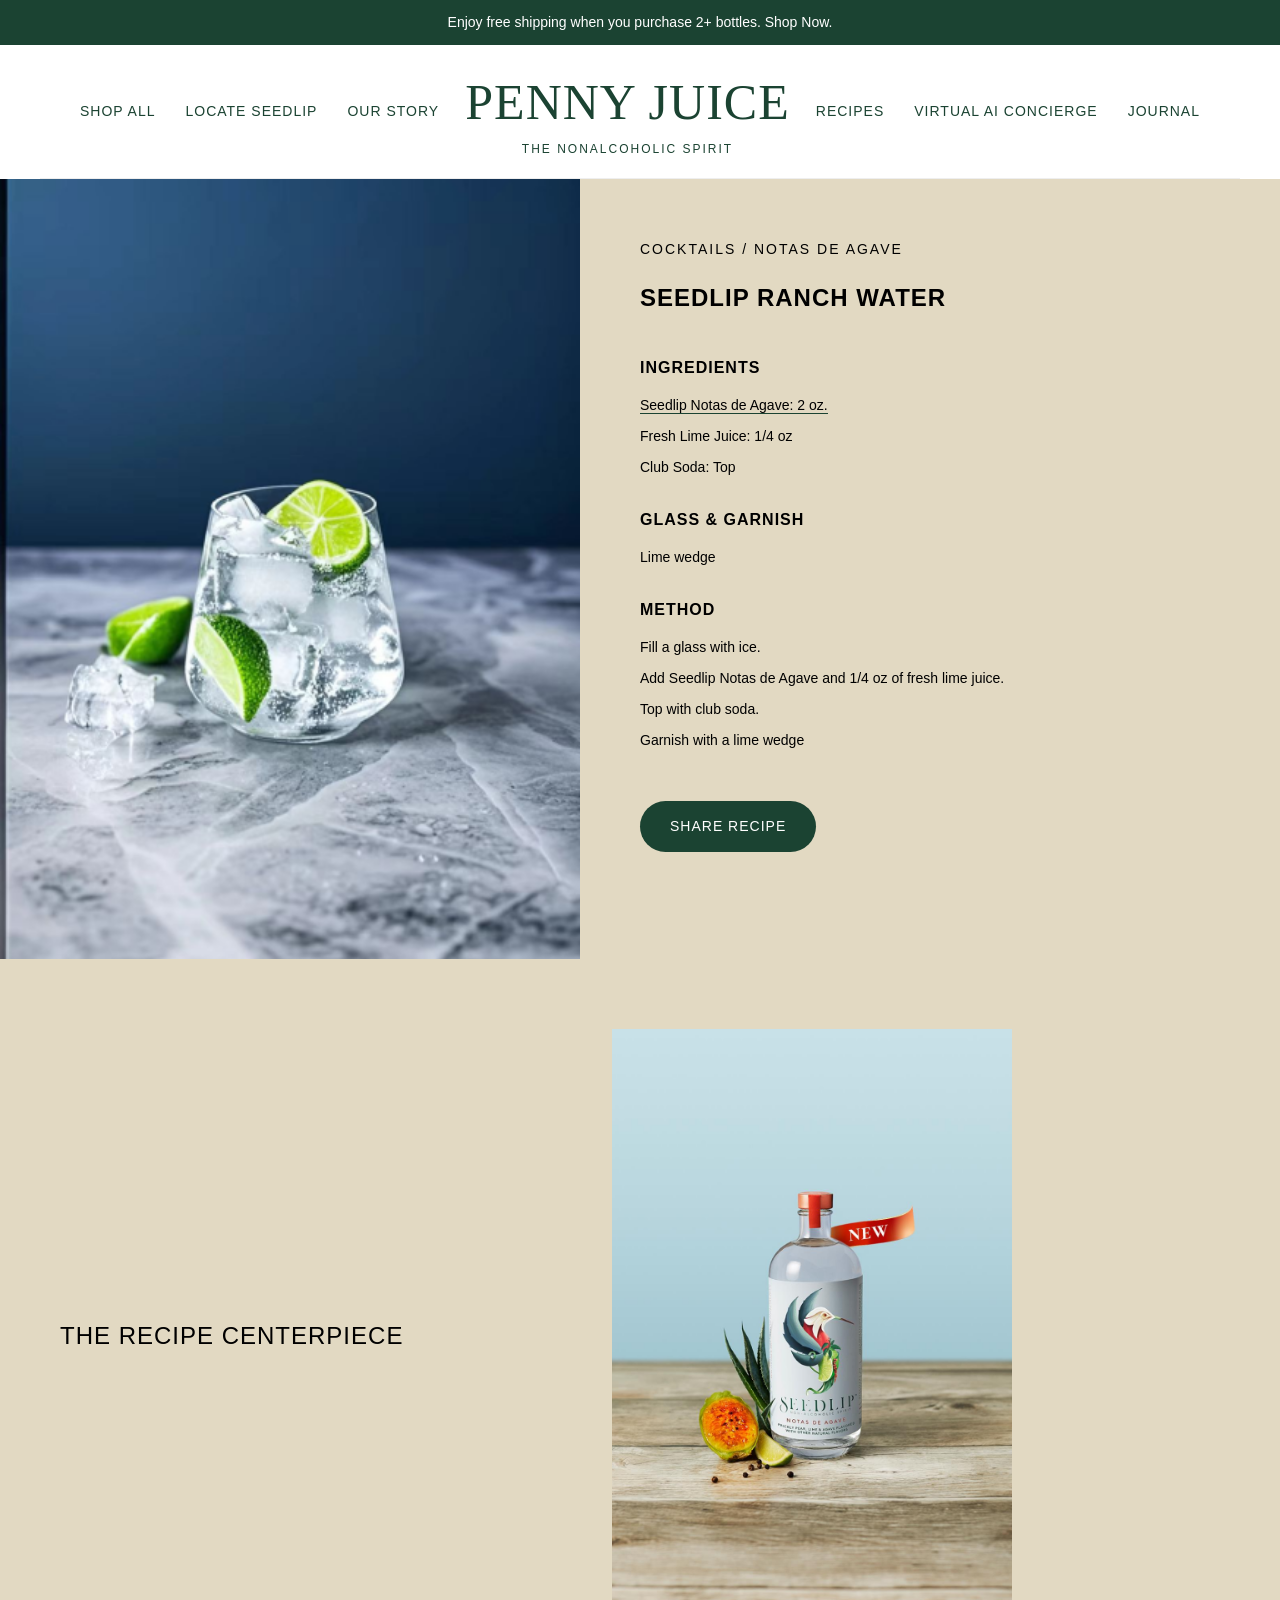
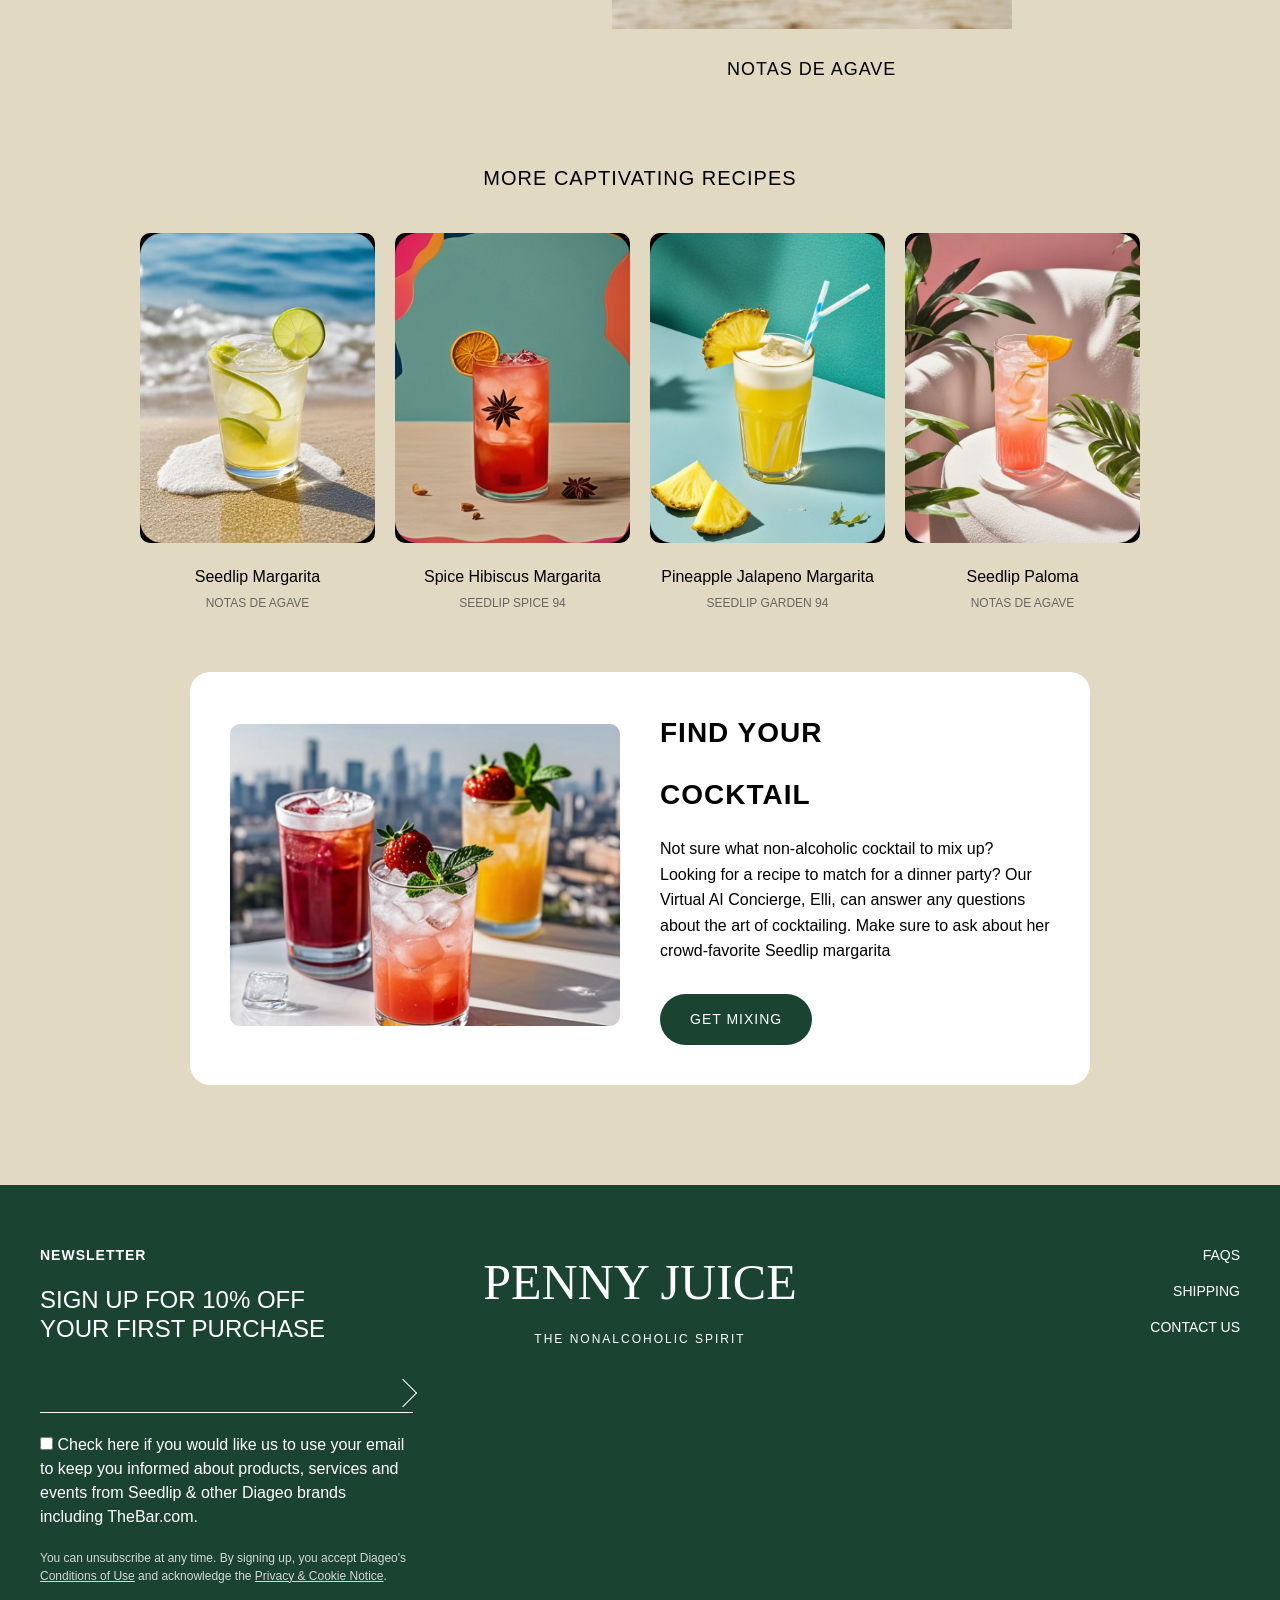
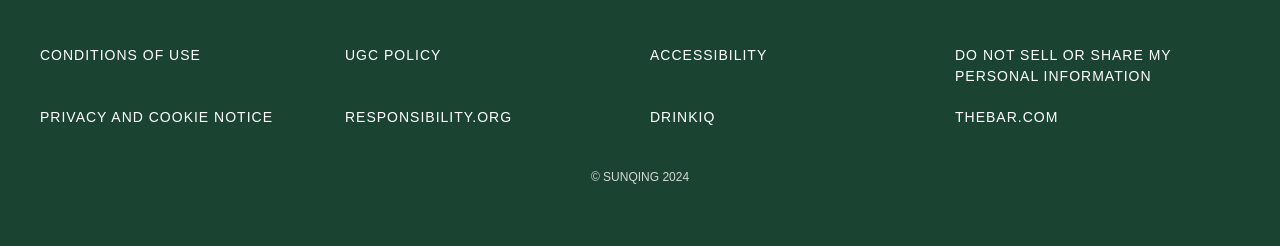
<file: index.html>
<!DOCTYPE html>
<html lang="en">

<head>
  <meta charset="UTF-8">
  <meta name="viewport" content="width=device-width, initial-scale=1.0">
  <title>Penny Juice - Seedlip Ranch Water Recipe</title>
  <link rel="stylesheet" href="css/style.css">
  <link rel="stylesheet" href="css/index.css">
</head>

<body>
  <div class="announcement-bar">
    Enjoy free shipping when you purchase 2+ bottles. Shop Now.
  </div>

  <nav class="nav">
    <div class="nav-left">
      <a href="#">Shop All</a>
      <a href="aaa.html">Locate Seedlip</a>
      <a href="#">Our Story</a>
    </div>

    <div class="logo-container">
      <a href="index.html" class="logo">PENNY JUICE</a>
      <div class="logo-subtitle">THE NONALCOHOLIC SPIRIT</div>
    </div>

    <div class="nav-right">
      <a href="#">Recipes</a>
      <a href="#">Virtual AI Concierge</a>
      <a href="concact.html">Journal</a>
    </div>
  </nav>

  <main class="content">
    <section class="image-section">
    </section>

    <section class="recipe-section">
      <div class="recipe-category">COCKTAILS / NOTAS DE AGAVE</div>
      <h1 class="recipe-title">SEEDLIP RANCH WATER</h1>

      <h3>INGREDIENTS</h3>
      <p><span class="underline">Seedlip Notas de Agave: 2 oz.</span></p>
      <p>Fresh Lime Juice: 1/4 oz</p>
      <p>Club Soda: Top</p>

      <h3>GLASS & GARNISH</h3>
      <p>Lime wedge</p>

      <h3>METHOD</h3>
      <p>Fill a glass with ice.</p>
      <p>Add Seedlip Notas de Agave and 1/4 oz of fresh lime juice.</p>
      <p>Top with club soda.</p>
      <p>Garnish with a lime wedge</p>

      <a href="#" class="share-button">SHARE RECIPE</a>
    </section>
  </main>

  <div class="aaa">
    <div class="container">
      <section class="centerpiece" style="display: flex;align-items: center;">
        <h1>THE RECIPE CENTERPIECE</h1>
        <div class="centerpiece-image">
          <img src="images/b7e48b76f0b129d639435b7cf1972eb.png" alt="Notas de Agave Bottle">
          <div class="product-name">NOTAS DE AGAVE</div>
        </div>
      </section>

      <section class="more-recipes">
        <h2>MORE CAPTIVATING RECIPES</h2>
        <div class="recipe-grid">
          <div class="recipe-card">
            <img src="images/8ce6f9315901e28f85d1e45352010d4.png" alt="Seedlip Margarita">
            <div class="recipe-name">Seedlip Margarita</div>
            <div class="recipe-type">NOTAS DE AGAVE</div>
          </div>
          <div class="recipe-card">
            <img src="images/975db175800390b2c877787b05e8516.png" alt="Spice Hibiscus Margarita">
            <div class="recipe-name">Spice Hibiscus Margarita</div>
            <div class="recipe-type">SEEDLIP SPICE 94</div>
          </div>
          <div class="recipe-card">
            <img src="images/21b25da753279397fd8488c318a431a.png" alt="Pineapple Jalapeno Margarita">
            <div class="recipe-name">Pineapple Jalapeno Margarita</div>
            <div class="recipe-type">SEEDLIP GARDEN 94</div>
          </div>
          <div class="recipe-card">
            <img src="images/e6fa73f9a92a1839259be5b0d78e1b0.png" alt="Seedlip Paloma">
            <div class="recipe-name">Seedlip Paloma</div>
            <div class="recipe-type">NOTAS DE AGAVE</div>
          </div>
        </div>
      </section>

      <section class="find-cocktail">
        <div class="find-cocktail-image">
          <img src="images/5e7e47a4e080087c253931315de7ac3.png" alt="Cocktail Selection">
        </div>
        <div class="find-cocktail-content">
          <h2>FIND YOUR </h2>
          <h2>COCKTAIL</h2>
          <p>Not sure what non-alcoholic cocktail to mix up? Looking for a recipe to match for a dinner party? Our
            Virtual
            AI Concierge, Elli, can answer any questions about the art of cocktailing. Make sure to ask about her
            crowd-favorite Seedlip margarita</p>
          <a href="#" class="button">GET MIXING</a>
        </div>
      </section>
    </div>
  </div>

  <footer class="footer">
    <div class="footer-container">
      <div class="footer-main">
        <div class="newsletter">
          <h2>NEWSLETTER</h2>
          <div class="newsletter-title">SIGN UP FOR 10% OFF<br>YOUR FIRST PURCHASE</div>
          <div class="email-form">
            <input type="email" class="email-input" placeholder="">
            <div class="submit-arrow"></div>
          </div>
          <div class="consent-checkbox">
            <input type="checkbox" id="consent">
            <label for="consent">Check here if you would like us to use your email to keep you informed about products,
              services and events from Seedlip & other Diageo brands including TheBar.com.</label>
          </div>
          <div class="consent-text">
            You can unsubscribe at any time. By signing up, you accept Diageo's <a href="#">Conditions of Use</a> and
            acknowledge the <a href="#">Privacy & Cookie Notice</a>.
          </div>
        </div>

        <div class="logo">
          <div class="logo-text">PENNY JUICE</div>
          <div class="logo-subtitle">THE NONALCOHOLIC SPIRIT</div>
        </div>

        <div class="nav-links">
          <a href="#">FAQS</a>
          <a href="#">SHIPPING</a>
          <a href="#">CONTACT US</a>
        </div>
      </div>

      <div class="footer-links">
        <a href="#">CONDITIONS OF USE</a>
        <a href="#">UGC POLICY</a>
        <a href="#">ACCESSIBILITY</a>
        <a href="#">DO NOT SELL OR SHARE MY PERSONAL INFORMATION</a>
        <a href="#">PRIVACY AND COOKIE NOTICE</a>
        <a href="#">RESPONSIBILITY.ORG</a>
        <a href="#">DRINKIQ</a>
        <a href="#">THEBAR.COM</a>
      </div>

      <div class="copyright">
        © SUNQING 2024
      </div>
    </div>
  </footer>
</body>

</html>
</file>
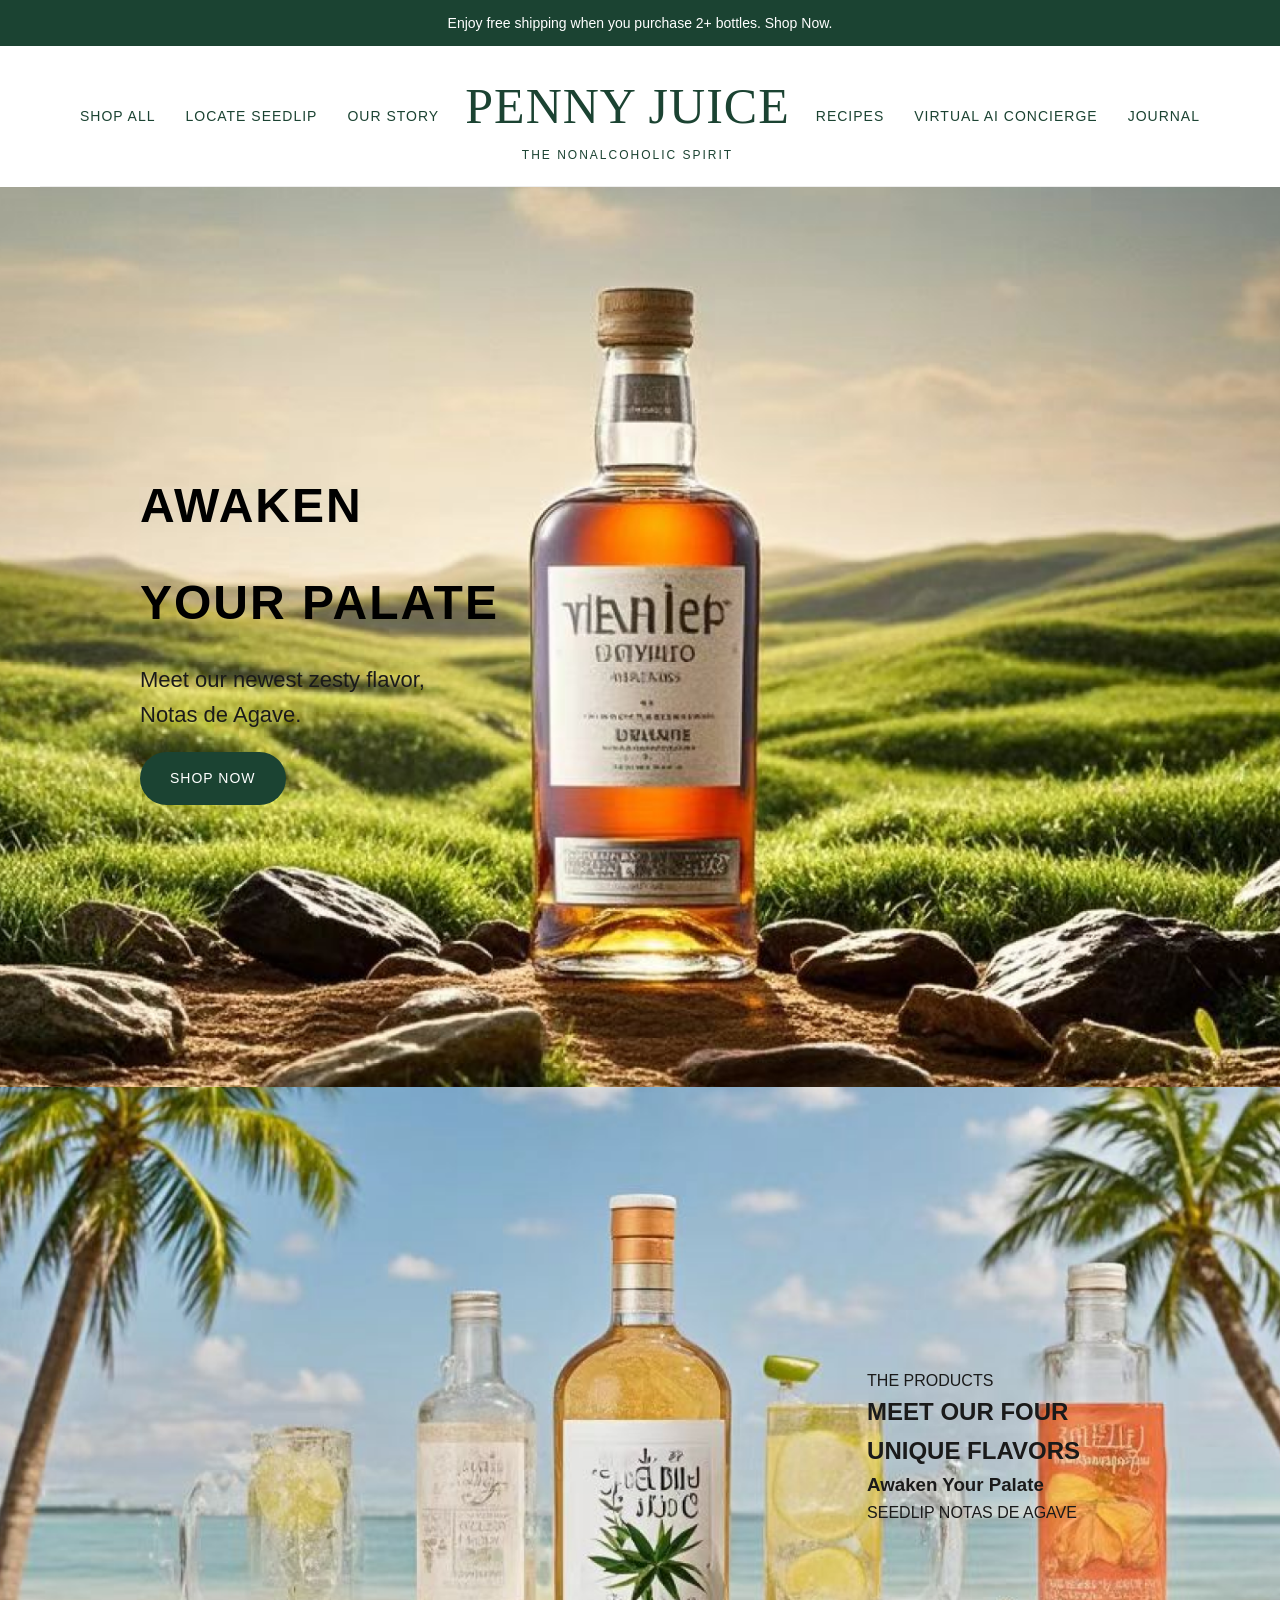
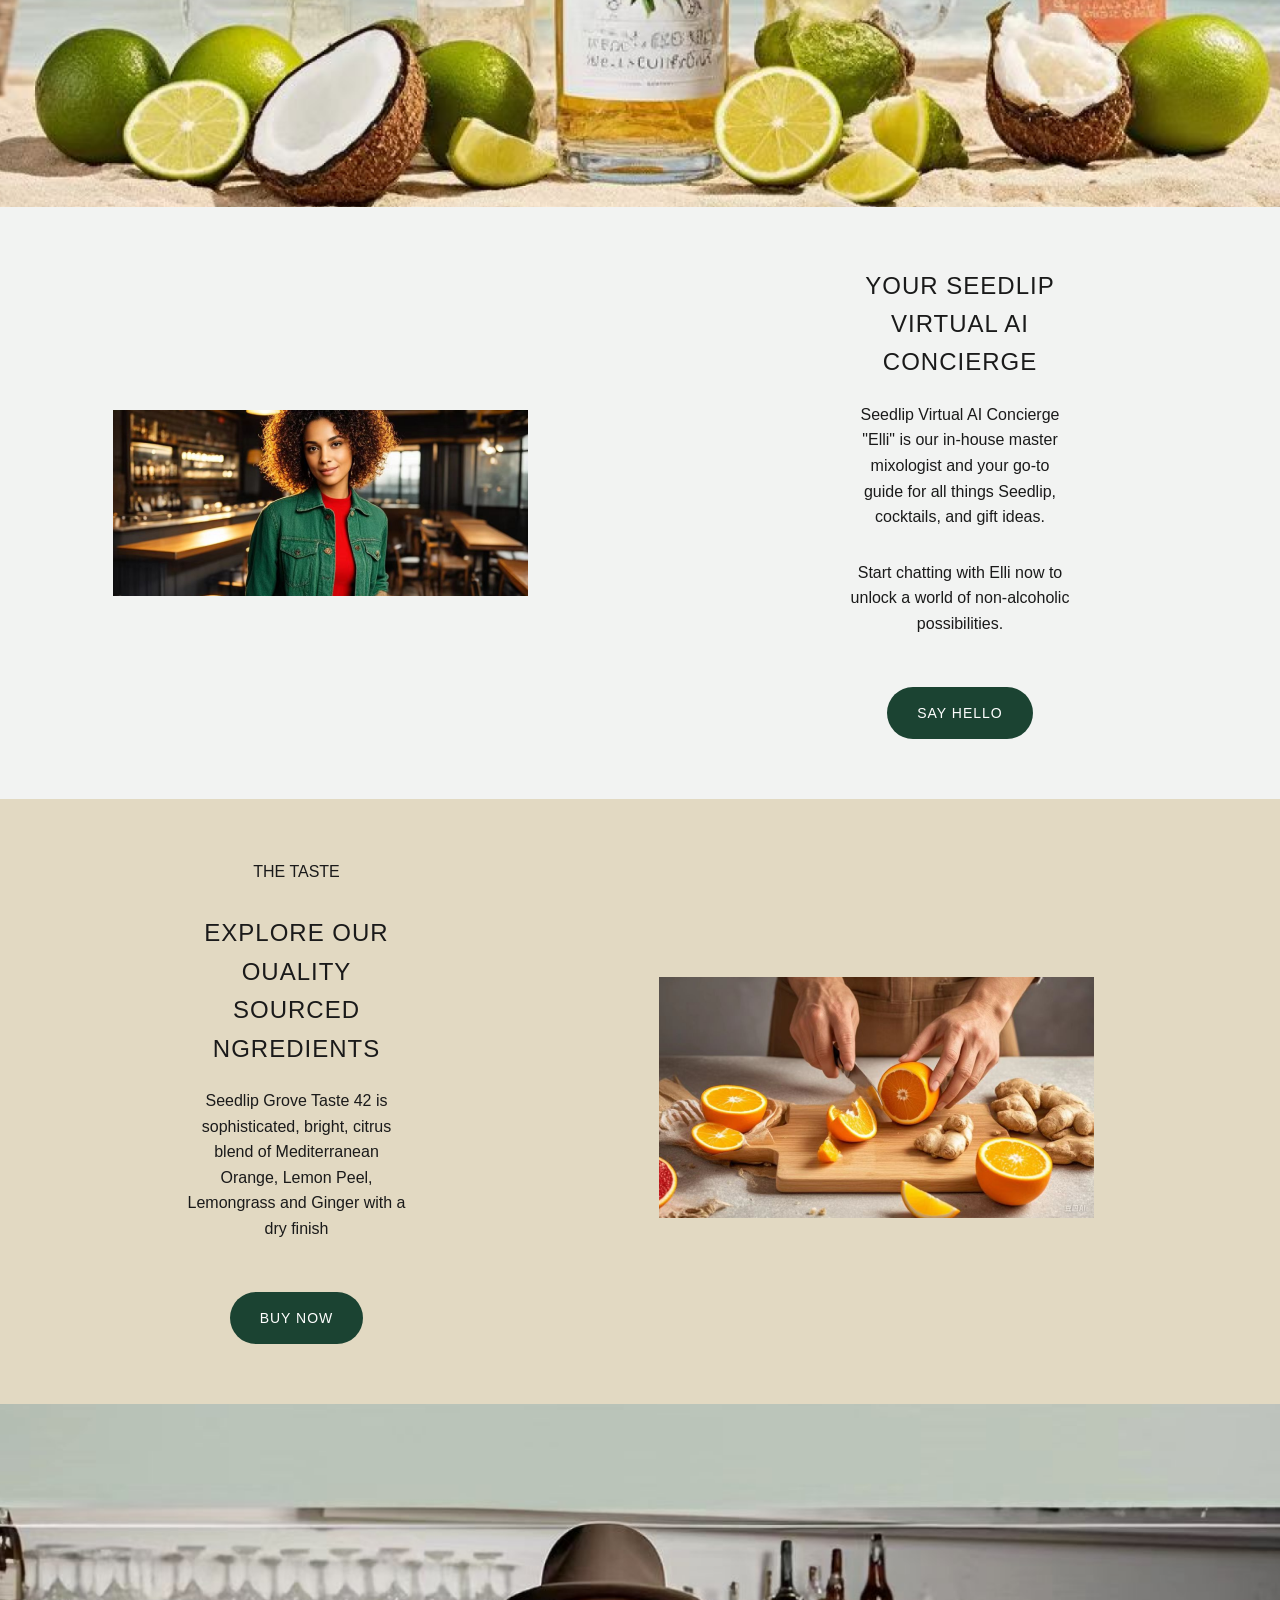
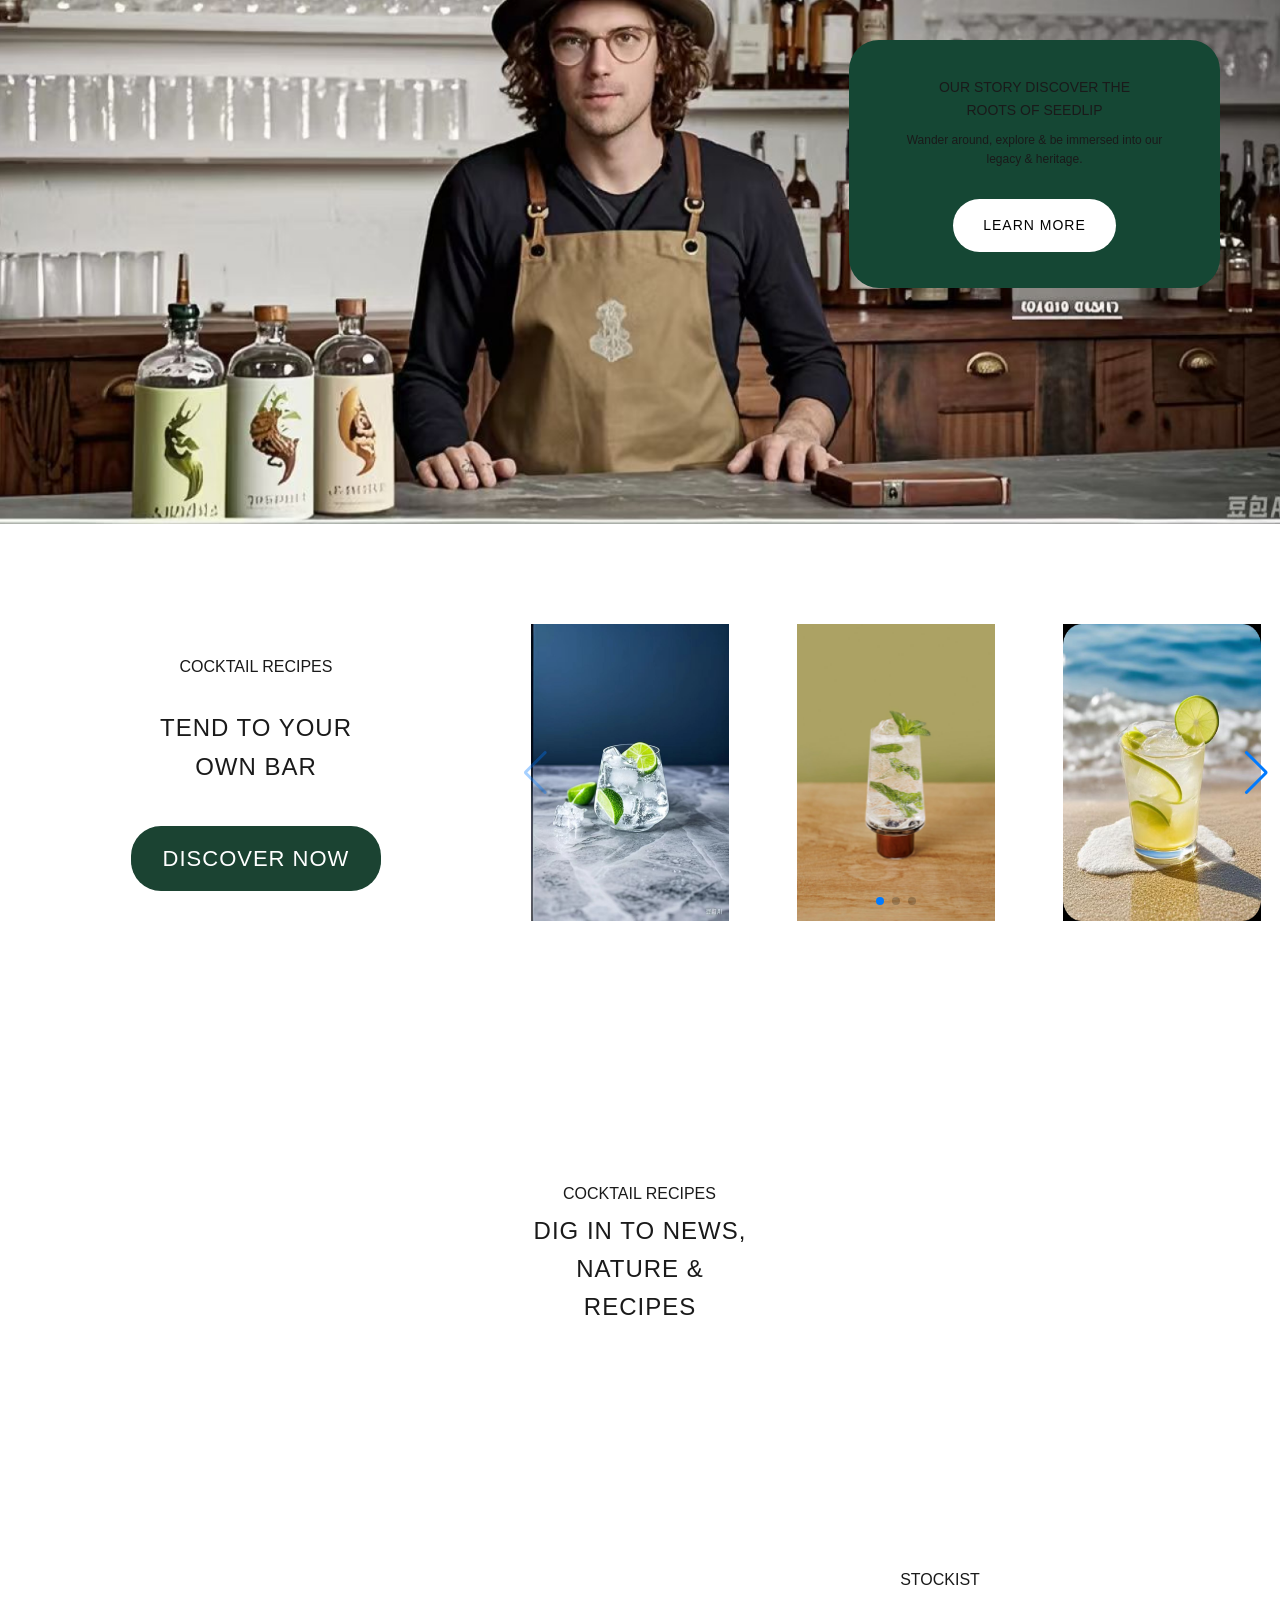
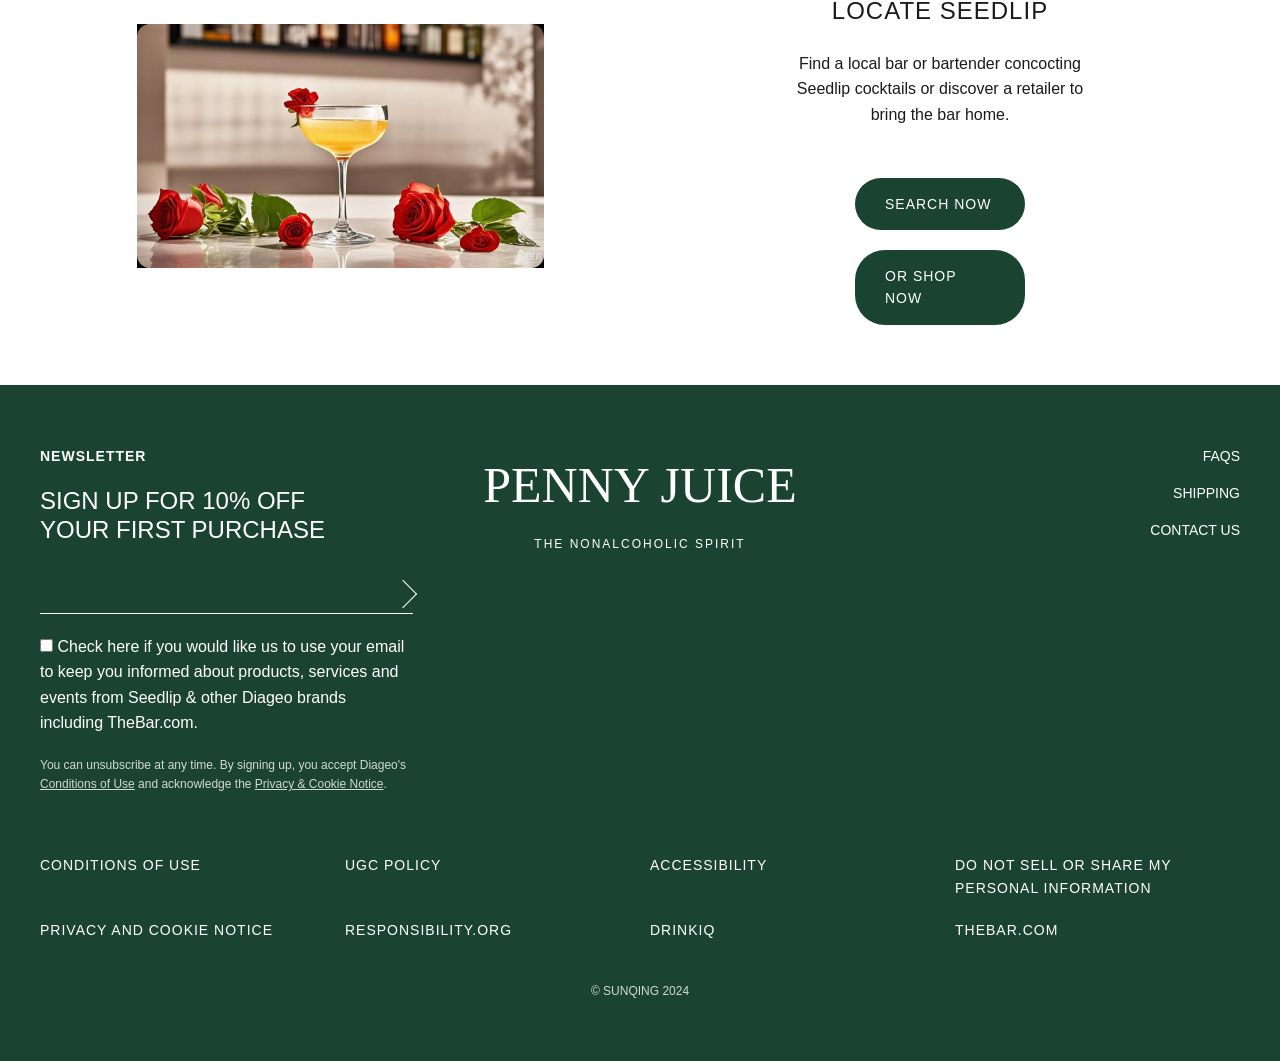
<file: aaa.html>
<!DOCTYPE html>
<html lang="en">

<head>
  <meta charset="UTF-8">
  <meta name="viewport" content="width=device-width, initial-scale=1.0">
  <title>Penny Juice - Seedlip Ranch Water Recipe</title>
  <link rel="stylesheet" href="css/swiper-bundle.min.css">
  <script src="js/swiper-bundle.min.js"> </script>
  <link rel="stylesheet" href="css/style.css">
  <link rel="stylesheet" href="css/aaa.css">
  <style>
    .swiper-slide {
      text-align: center;
      font-size: 18px;
      background: #fff;
      display: flex;
      justify-content: center;
      align-items: center;
      width: 198px;
      height: 297px;
    }

    .swiper-slide img {
      width: 198px;
      height: 297px;
    }
  </style>
</head>

<body>
  <div class="announcement-bar">
    Enjoy free shipping when you purchase 2+ bottles. Shop Now.
  </div>

  <nav class="nav">
    <div class="nav-left">
      <a href="#">Shop All</a>
      <a href="aaa.html">Locate Seedlip</a>
      <a href="#">Our Story</a>
    </div>

    <div class="logo-container">
      <a href="index.html" class="logo">PENNY JUICE</a>
      <div class="logo-subtitle">THE NONALCOHOLIC SPIRIT</div>
    </div>

    <div class="nav-right">
      <a href="#">Recipes</a>
      <a href="#">Virtual AI Concierge</a>
      <a href="concact.html">Journal</a>
    </div>
  </nav>





  <section class="section hero">
    <div class="hero-content">
      <h1>AWAKEN </h1>
      <h1>YOUR PALATE</h1>
      <div>
        Meet our newest zesty flavor,
      </div>
      <div>Notas de Agave.</div>
      <a href="#" class="button">SHOP NOW</a>
    </div>
  </section>

  <section class="section tropical" style="position: relative;">
    <div style="position: absolute;right: 200px;top: 50%;transform: translateY(-50%);">
      <div>THE PRODUCTS</div>
      <h1>MEET OUR FOUR</h1>
      <h1>UNIQUE FLAVORS</h1>
      <h3>Awaken Your Palate</h3>
      <div>SEEDLIP NOTAS DE AGAVE</div>
    </div>
  </section>

  <section class="section concierge">
    <div style="display: flex;justify-content: center;align-items: center;">
      <div class="concierge-image"></div>
    </div>
    <div class="concierge-content">
      <h2 class="section-title">YOUR SEEDLIP VIRTUAL AI CONCIERGE</h2>
      <p class="section-text">
        Seedlip Virtual AI Concierge "Elli" is our in-house master mixologist and your go-to guide for all things
        Seedlip, cocktails, and gift ideas.
      </p>
      <p class="section-text">
        Start chatting with Elli now to unlock a world of non-alcoholic possibilities.
      </p>
      <a href="#" class="button">SAY HELLO</a>
    </div>
  </section>

  <section class="section recipe">
    <div>
      <p class="section-text">
        THE TASTE
      </p>
      <h2 class="section-title">
        EXPLORE OUR
        OUALITY SOURCED
        NGREDIENTS
      </h2>
      <p class="section-text">
        Seedlip Grove Taste 42 is sophisticated, bright,
        citrus blend of Mediterranean Orange, Lemon
        Peel, Lemongrass and Ginger with a dry finish
      </p>
      <a href="#" class="button">BUY NOW</a>
    </div>
    <div>
      <img src="images/523511b8901eead82f6e3b953001a06.png" alt="Recipe" class="recipe-image">
    </div>

  </section>

  <section class="section bartender">
    <div class="bartender-content">
      <div class="section-text" style="font-size: 14px;margin-bottom: 10px;">
        OUR STORY
        DISCOVER THE ROOTS OF
        SEEDLIP
      </div>
      <div class="section-text" style="font-size: 12px;width: 268px;margin-bottom: 10px;">
        Wander around, explore & be immersed into our legacy & heritage.
      </div>
      <a href="#" style="background-color: white;color: black;" class="button">LEARN MORE</a>
    </div>
  </section>

  <section class="section bbb" style="display: flex;justify-content: center;align-items: center;">
    <div
      style="text-align: center; padding: 20px;width: 40%;display: flex;flex-direction: column;align-items: center;justify-content: center;">
      <p class="section-text">COCKTAIL RECIPES</p>
      <h2 class="section-title">TEND TO YOUR OWN BAR</h2>
      <a href="#" class="button" style="width: 250px;font-size: 22px;">DISCOVER NOW</a>
    </div>
    <div style="width: 60%;">
      <div class="swiper mySwiper" style="width: 100%;">
        <div class="swiper-wrapper">
          <div class="swiper-slide">
            <img src="images/ee2c750a74da676c6599a5b6d468ed5.png" alt="">
          </div>
          <div class="swiper-slide">
            <img src="images/e538a88533ca14507722acd01d6e45b.png" alt="">
          </div>
          <div class="swiper-slide"><img src="images/8ce6f9315901e28f85d1e45352010d4.png" alt=""></div>
          <div class="swiper-slide"><img src="images/21b25da753279397fd8488c318a431a.png" alt=""></div>
          <div class="swiper-slide">
            <img src="images/62c5486370b400d4efab5102883fd1d.png" alt="">
          </div>
        </div>
        <div class="swiper-pagination"></div>
        <div class="swiper-button-prev"></div>
        <div class="swiper-button-next"></div>
      </div>
    </div>
  </section>

  <section class="section news">
    <div>
      <div class="section-text" style="margin-bottom: 5px;">COCKTAIL RECIPES
      </div>
      <div class="section-title" style="width: 222px;">DIG IN TO NEWS,
        NATURE & RECIPES</div>
    </div>
  </section>

  <section class="section location">
    <div style="display: flex;align-items: center;justify-content: center;">
      <img src="images/f1d1918f6618d886bda24eeb1e23abf.png" alt="Cocktail">
    </div>
    <div style="display: flex;flex-direction: column;justify-content: center;align-items: center;">
      <p class="section-text" style="margin-bottom: 0px;">STOCKIST</p>
      <h2 class="section-title">LOCATE SEEDLIP</h2>
      <p class="section-text" style="width: 295px;">
        Find a local bar or bartender concocting Seedlip cocktails or discover a retailer to bring the bar home.
      </p>
      <div><a href="#" style="width: 170px;" class="button">
          SEARCH NOW
        </a></div>
      <div><a href="#" style="width: 170px;" class="button">OR SHOP NOW</a></div>
    </div>
  </section>






  <footer class="footer">
    <div class="footer-container">
      <div class="footer-main">
        <div class="newsletter">
          <h2>NEWSLETTER</h2>
          <div class="newsletter-title">SIGN UP FOR 10% OFF<br>YOUR FIRST PURCHASE</div>
          <div class="email-form">
            <input type="email" class="email-input" placeholder="">
            <div class="submit-arrow"></div>
          </div>
          <div class="consent-checkbox">
            <input type="checkbox" id="consent">
            <label for="consent">Check here if you would like us to use your email to keep you informed about products,
              services and events from Seedlip & other Diageo brands including TheBar.com.</label>
          </div>
          <div class="consent-text">
            You can unsubscribe at any time. By signing up, you accept Diageo's <a href="#">Conditions of Use</a> and
            acknowledge the <a href="#">Privacy & Cookie Notice</a>.
          </div>
        </div>

        <div class="logo">
          <div class="logo-text">PENNY JUICE</div>
          <div class="logo-subtitle">THE NONALCOHOLIC SPIRIT</div>
        </div>

        <div class="nav-links">
          <a href="#">FAQS</a>
          <a href="#">SHIPPING</a>
          <a href="#">CONTACT US</a>
        </div>
      </div>

      <div class="footer-links">
        <a href="#">CONDITIONS OF USE</a>
        <a href="#">UGC POLICY</a>
        <a href="#">ACCESSIBILITY</a>
        <a href="#">DO NOT SELL OR SHARE MY PERSONAL INFORMATION</a>
        <a href="#">PRIVACY AND COOKIE NOTICE</a>
        <a href="#">RESPONSIBILITY.ORG</a>
        <a href="#">DRINKIQ</a>
        <a href="#">THEBAR.COM</a>
      </div>

      <div class="copyright">
        © SUNQING 2024
      </div>
    </div>
  </footer>

  <!-- Initialize Swiper -->
  <script>
    document.addEventListener('DOMContentLoaded', function () {
      var swiper = new Swiper(".mySwiper", {
        slidesPerView: 3,
        spaceBetween: 30,
        pagination: {
          el: ".swiper-pagination",
          clickable: true,
        },
        navigation: {
          nextEl: '.swiper-button-next',
          prevEl: '.swiper-button-prev',
        },
      });
    });
  </script>
</body>

</html>
</file>
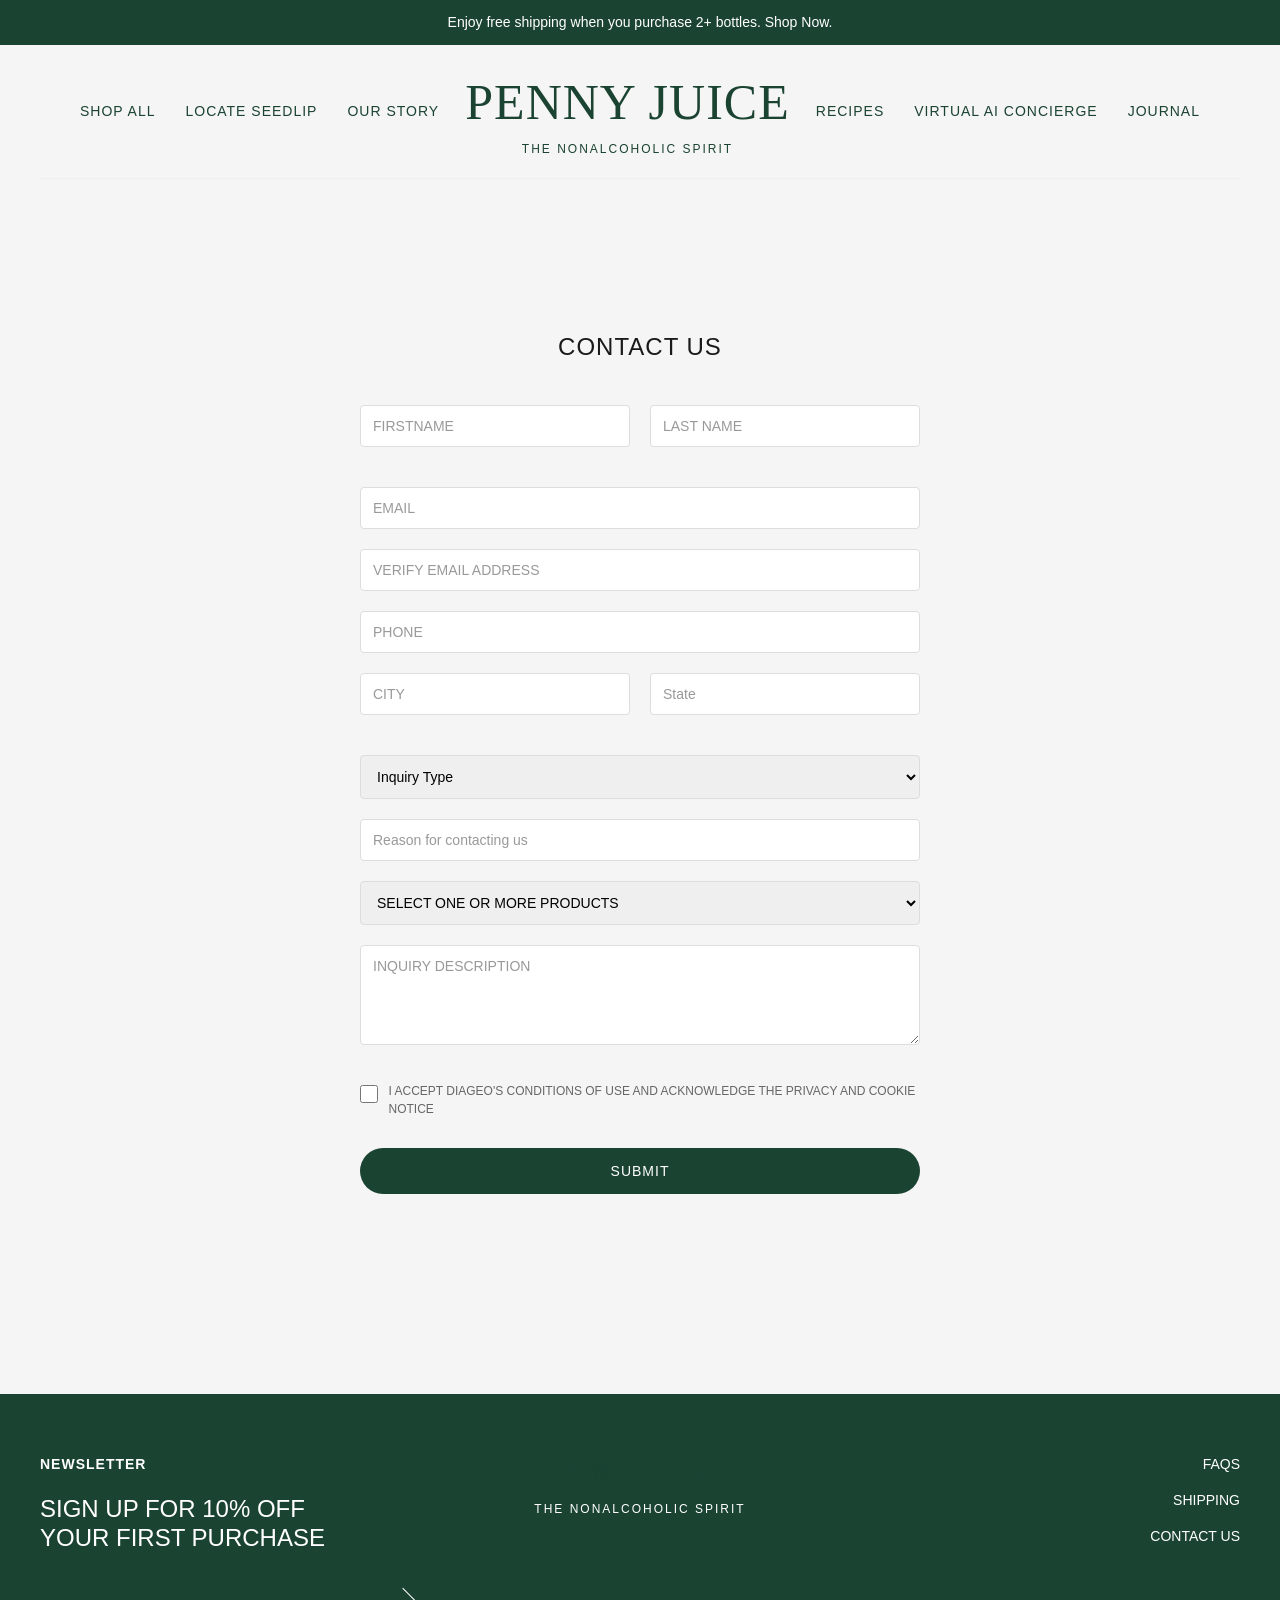
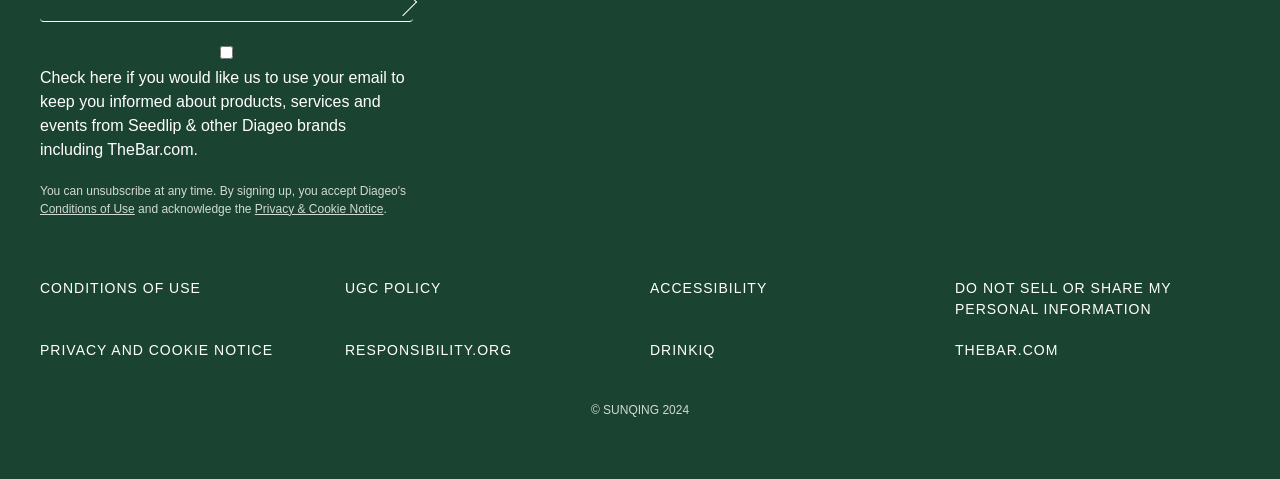
<file: concact.html>
<!DOCTYPE html>
<html lang="en">

<head>
  <meta charset="UTF-8">
  <meta name="viewport" content="width=device-width, initial-scale=1.0">
  <title>Penny Juice - Seedlip Ranch Water Recipe</title>
  <link rel="stylesheet" href="css/style.css">
  <link rel="stylesheet" href="css/contact.css">
</head>

<body>
  <div class="announcement-bar">
    Enjoy free shipping when you purchase 2+ bottles. Shop Now.
  </div>

  <nav class="nav">
    <div class="nav-left">
      <a href="#">Shop All</a>
      <a href="aaa.html">Locate Seedlip</a>
      <a href="#">Our Story</a>
    </div>

    <div class="logo-container">
      <a href="index.html" class="logo">PENNY JUICE</a>
      <div class="logo-subtitle">THE NONALCOHOLIC SPIRIT</div>
    </div>

    <div class="nav-right">
      <a href="#">Recipes</a>
      <a href="#">Virtual AI Concierge</a>
      <a href="concact.html">Journal</a>
    </div>
  </nav>



  <div class="container">

    <h1>CONTACT US</h1>

    <form>
      <div class="form-row">
        <div class="form-group">
          <input type="text" placeholder="FIRSTNAME" required>
        </div>
        <div class="form-group">
          <input type="text" placeholder="LAST NAME" required>
        </div>
      </div>

      <div class="form-group">
        <input type="email" placeholder="EMAIL" required>
      </div>

      <div class="form-group">
        <input type="email" placeholder="VERIFY EMAIL ADDRESS" required>
      </div>

      <div class="form-group">
        <input type="tel" placeholder="PHONE" required>
      </div>

      <div class="form-row">
        <div class="form-group">
          <input type="text" placeholder="CITY" required>
        </div>
        <div class="form-group">
          <input type="text" placeholder="State" required>
        </div>
      </div>

      <div class="form-group">
        <select required>
          <option value="" disabled selected>Inquiry Type</option>
          <option>General Inquiry</option>
          <option>Product Information</option>
          <option>Order Support</option>
          <option>Other</option>
        </select>
      </div>

      <div class="form-group">
        <input type="text" placeholder="Reason for contacting us" required>
      </div>

      <div class="form-group">
        <select required>
          <option value="" disabled selected>SELECT ONE OR MORE PRODUCTS</option>
          <option>Notas de Agave</option>
          <option>Garden 108</option>
          <option>Spice 94</option>
          <option>Grove 42</option>
        </select>
      </div>

      <div class="form-group">
        <textarea placeholder="INQUIRY DESCRIPTION" required></textarea>
      </div>

      <div class="checkbox-group">
        <input type="checkbox" id="terms" required>
        <label for="terms">I ACCEPT DIAGEO'S CONDITIONS OF USE AND ACKNOWLEDGE THE PRIVACY AND COOKIE NOTICE</label>
      </div>

      <button type="submit" class="submit-button">SUBMIT</button>
    </form>
  </div>


  <footer class="footer">
    <div class="footer-container">
      <div class="footer-main">
        <div class="newsletter">
          <h2>NEWSLETTER</h2>
          <div class="newsletter-title">SIGN UP FOR 10% OFF<br>YOUR FIRST PURCHASE</div>
          <div class="email-form">
            <input type="email" class="email-input" placeholder="">
            <div class="submit-arrow"></div>
          </div>
          <div class="consent-checkbox">
            <input type="checkbox" id="consent">
            <label for="consent">Check here if you would like us to use your email to keep you informed about products,
              services and events from Seedlip & other Diageo brands including TheBar.com.</label>
          </div>
          <div class="consent-text">
            You can unsubscribe at any time. By signing up, you accept Diageo's <a href="#">Conditions of Use</a> and
            acknowledge the <a href="#">Privacy & Cookie Notice</a>.
          </div>
        </div>

        <div class="logo">
          <div class="logo-text">PENNY JUICE</div>
          <div class="logo-subtitle">THE NONALCOHOLIC SPIRIT</div>
        </div>

        <div class="nav-links">
          <a href="#">FAQS</a>
          <a href="#">SHIPPING</a>
          <a href="#">CONTACT US</a>
        </div>
      </div>

      <div class="footer-links">
        <a href="#">CONDITIONS OF USE</a>
        <a href="#">UGC POLICY</a>
        <a href="#">ACCESSIBILITY</a>
        <a href="#">DO NOT SELL OR SHARE MY PERSONAL INFORMATION</a>
        <a href="#">PRIVACY AND COOKIE NOTICE</a>
        <a href="#">RESPONSIBILITY.ORG</a>
        <a href="#">DRINKIQ</a>
        <a href="#">THEBAR.COM</a>
      </div>

      <div class="copyright">
        © SUNQING 2024
      </div>
    </div>
  </footer>
</body>

</html>
</file>
<file: css/style.css>
* {
  margin: 0;
  padding: 0;
  box-sizing: border-box;
}

body {
  font-family: -apple-system, BlinkMacSystemFont, "Segoe UI", Roboto, sans-serif;
  line-height: 1.5;
}

/* 导航 */
.announcement-bar {
  background-color: #1b4332;
  color: white;
  text-align: center;
  padding: 12px;
  font-size: 14px;
}

.nav {
  width: 1200px;
  margin: 0 auto;
  display: flex;
  justify-content: space-between;
  align-items: center;
  padding: 20px 40px;
  border-bottom: 1px solid #eee;
}

.nav-left,
.nav-right {
  display: flex;
  gap: 30px;
}

.nav a {
  text-decoration: none;
  color: #1b4332;
  text-transform: uppercase;
  font-size: 14px;
  letter-spacing: 1px;
}

a.logo {
  font-family: serif;
  font-size: 50px;
  color: #1b4332;
  text-decoration: none;
  text-align: center;
}

div.logo-subtitle {
  font-size: 12px;
  letter-spacing: 2px;
  color: #1b4332;
  text-align: center;
}

/* footer */
.footer {
  background-color: #1b4332;
  padding: 60px 40px;
  color: white;
}

.footer-container {
  max-width: 1200px;
  margin: 0 auto;
}

.footer-main {
  display: grid;
  grid-template-columns: 1fr 1fr 1fr;
  gap: 40px;
  margin-bottom: 60px;
}

.newsletter h2 {
  font-size: 14px;
  letter-spacing: 1px;
  margin-bottom: 20px;
}

.newsletter-title {
  font-size: 24px;
  font-weight: 400;
  margin-bottom: 30px;
  line-height: 1.2;
}

.email-form {
  position: relative;
  margin-bottom: 20px;
}

.email-input {
  width: 100%;
  padding: 10px 0;
  background: transparent;
  border: none;
  border-bottom: 1px solid white;
  color: white;
  font-size: 16px;
}

.submit-arrow {
  position: absolute;
  right: 0;
  bottom: 10px;
  width: 20px;
  height: 20px;
  border: solid white;
  border-width: 0 1px 1px 0;
  transform: rotate(-45deg);
  cursor: pointer;
}

.consent-checkbox {
  margin-bottom: 20px;
}

.consent-text {
  font-size: 12px;
  opacity: 0.8;
}

.consent-text a {
  color: white;
  text-decoration: underline;
}

.logo {
  text-align: center;
}

.logo-text {
  font-family: serif;
  font-size: 50px;
  margin-bottom: 10px;
}

.footer .logo-subtitle {
  font-size: 12px;
  letter-spacing: 2px;
  color: white;
}

.nav-links {
  text-align: right;
}

.nav-links a {
  display: block;
  color: white;
  text-decoration: none;
  margin-bottom: 15px;
  font-size: 14px;
}

.footer-links {
  display: grid;
  grid-template-columns: repeat(4, 1fr);
  gap: 20px;
  margin-bottom: 40px;
}

.footer-links a {
  color: white;
  text-decoration: none;
  font-size: 14px;
  letter-spacing: 1px;
}

.copyright {
  text-align: center;
  font-size: 12px;
  opacity: 0.8;
}

@media (max-width: 768px) {
  .footer-main {
    grid-template-columns: 1fr;
    text-align: center;
  }

  .nav-links {
    text-align: center;
  }

  .footer-links {
    grid-template-columns: 1fr 1fr;
    text-align: center;
  }
}
</file>
<file: css/index.css>
.content {
  display: flex;
  height: calc(100vh - 120px);
}

.image-section {
  flex: 1;
  background: url(../images/ee2c750a74da676c6599a5b6d468ed5.png) center/cover;
  background-color: #1e3d59;
}

.recipe-section {
  flex: 1;
  background-color: #E2D9C2;
  padding: 60px;
}

.recipe-category {
  font-size: 14px;
  letter-spacing: 2px;
  margin-bottom: 20px;
}

.recipe-title {
  font-size: 24px;
  margin-bottom: 40px;
  letter-spacing: 1px;
}

.recipe-section h3 {
  font-size: 16px;
  letter-spacing: 1px;
  margin: 30px 0 15px;
}

.recipe-section p {
  margin-bottom: 10px;
  font-size: 14px;
}

.share-button {
  display: inline-block;
  background-color: #1b4332;
  color: white;
  padding: 15px 30px;
  text-decoration: none;
  border-radius: 30px;
  margin-top: 40px;
  font-size: 14px;
  letter-spacing: 1px;
}

.underline {
  border-bottom: 1px solid #1b4332;
}


/*  */
.aaa {
  background-color: #E2D9C2;
}

.container {
  max-width: 1200px;
  margin: 0 auto;
  padding: 40px 20px;
}

.centerpiece {
  text-align: center;
  margin-bottom: 80px;
  margin-top: 30px;
}

.centerpiece h1 {
  font-size: 24px;
  font-weight: 400;
  margin-bottom: 40px;
  letter-spacing: 1px;
}

.centerpiece-image {
  max-width: 400px;
  margin: 0 auto;
}

.centerpiece-image img {
  width: 100%;
  height: auto;
}

.product-name {
  font-size: 18px;
  margin-top: 20px;
  letter-spacing: 1px;
}

.more-recipes {
  text-align: center;
  margin-bottom: 60px;
}

.more-recipes h2 {
  font-size: 20px;
  font-weight: 400;
  margin-bottom: 40px;
  letter-spacing: 1px;
}

.recipe-grid {
  display: grid;
  grid-template-columns: repeat(4, 1fr);
  gap: 20px;
  margin: 0 auto;
  max-width: 1000px;
}

.recipe-card {
  text-align: center;
}

.recipe-card img {
  width: 100%;
  height: auto;
  border-radius: 10px;
  margin-bottom: 15px;
}

.recipe-name {
  font-size: 16px;
  margin-bottom: 5px;
}

.recipe-type {
  font-size: 12px;
  color: #666;
}

.find-cocktail {
  background: white;
  border-radius: 20px;
  padding: 40px;
  margin: 60px auto;
  max-width: 900px;
  display: flex;
  align-items: center;
  gap: 40px;
}

.find-cocktail-image {
  flex: 1;
}

.find-cocktail-image img {
  width: 100%;
  height: auto;
  border-radius: 10px;
}

.find-cocktail-content {
  flex: 1;
}

.find-cocktail h2 {
  font-size: 28px;
  margin-bottom: 20px;
  letter-spacing: 1px;
}

.find-cocktail p {
  margin-bottom: 30px;
  font-size: 16px;
  line-height: 1.6;
}

.button {
  display: inline-block;
  background: #1b4332;
  color: white;
  padding: 15px 30px;
  text-decoration: none;
  border-radius: 30px;
  font-size: 14px;
  letter-spacing: 1px;
}

@media (max-width: 768px) {
  .recipe-grid {
    grid-template-columns: repeat(2, 1fr);
  }

  .find-cocktail {
    flex-direction: column;
    padding: 20px;
  }
}

@media (max-width: 480px) {
  .recipe-grid {
    grid-template-columns: 1fr;
  }
}
</file>
<file: css/aaa.css>
* {
  margin: 0;
  padding: 0;
  box-sizing: border-box;
}

body {
  font-family: -apple-system, BlinkMacSystemFont, "Segoe UI", Roboto, sans-serif;
  line-height: 1.6;
  color: #1a1a1a;
}

.section {
  position: relative;
  width: 100%;
  overflow: hidden;
}

.hero {
  height: 100vh;
  background: url(../images/cbbb947090800f6a8b5085536838ac0.png) center/cover;
  display: flex;
  align-items: center;
  padding: 40px;
}

.bbb {
  padding-top: 100px;
  padding-bottom: 100px;
}

.hero-content {
  max-width: 500px;
  margin-left: 100px;
}

.hero h1 {
  font-size: 48px;
  color: black;
  margin-bottom: 20px;
  letter-spacing: 2px;
}

.hero div {
  font-size: 22px;
}

.tropical {
  height: 80vh;
  background: url(../images/ddce5cf28e9d2810c992fcbd793b892.png) center/cover;
}

.concierge {
  display: grid;
  grid-template-columns: 1fr 1fr;
  background: #F2F3F2;
}

.concierge-image {
  width: 415px;
  height: 186px;
  background: url(../images/c488d796c7b19e020518d1d03e55bec.png) center/cover;
}

.concierge-content {
  padding: 60px;
  display: flex;
  flex-direction: column;
  justify-content: center;
  align-items: center;
}

.recipe {
  background: #E2D9C2;
  padding: 60px;
  text-align: center;
  display: flex;
  justify-content: space-around;
  align-items: center;
}

.recipe-image {
  width: 435px;
  height: 241px;
  margin: 40px auto;
}

.bartender {
  height: 80vh;
  background: url(../images/923a0c801a9081c68d7db14f077411c.png) center/cover;
  display: flex;
  align-items: center;
  justify-content: flex-end;
  padding: 60px;
}

.bar-grid {
  display: grid;
  grid-template-columns: repeat(3, 1fr);
  gap: 20px;
  padding: 40px;
  background: #fff;
}

.bar-grid img {
  width: 100%;
  height: 400px;
  object-fit: cover;
}

.news {
  text-align: center;
  padding-top: 160px;
  padding-bottom: 160px;
  background: #fff;
  display: flex;
  align-items: center;
  flex-direction: column;
  justify-content: center;
}

.location {
  display: grid;
  grid-template-columns: 1fr 1fr;
  gap: 40px;
  padding: 60px;
  background: #fff;
}

.location img {
  width: 407px;
  height: 244px;
}

.button {
  display: inline-block;
  background: #1b4332;
  color: white;
  padding: 15px 30px;
  text-decoration: none;
  border-radius: 30px;
  font-size: 14px;
  letter-spacing: 1px;
  margin-top: 20px;
}

.section-title {
  font-size: 24px;
  margin-bottom: 20px;
  letter-spacing: 1px;
  width: 221px;
  text-align: center;
  font-weight: 400;
}

.section-text {
  font-size: 16px;
  margin-bottom: 30px;
  max-width: 400px;
  width: 221px;
  text-align: center;
}

.bartender-content {
  width: 371px;
  height: 248px;
  background-color: #154734;
  border-radius: 30px;
  display: flex;
  flex-direction: column;
  justify-content: center;
  align-items: center;
}

@media (max-width: 768px) {

  .concierge,
  .location {
    grid-template-columns: 1fr;
  }

  .bar-grid {
    grid-template-columns: 1fr;
  }

  .hero h1 {
    font-size: 36px;
  }
}
</file>
<file: css/contact.css>
* {
  margin: 0;
  padding: 0;
  box-sizing: border-box;
}

body {
  font-family: -apple-system, BlinkMacSystemFont, "Segoe UI", Roboto, sans-serif;
  background-color: #f5f5f5;
  line-height: 1.5;
  color: #1a1a1a;
}

.container {
  max-width: 600px;
  margin: 0 auto;
  padding: 40px 20px;
  padding-top: 150px;
  padding-bottom: 200px;
}

.logo {
  text-align: center;
  margin-bottom: 40px;
}

.logo-text {
  font-family: serif;
  font-size: 24px;
  color: #1b4332;
}

.logo-subtitle {
  font-size: 12px;
  letter-spacing: 2px;
  color: #1b4332;
}

h1 {
  text-align: center;
  font-size: 24px;
  font-weight: 400;
  margin-bottom: 40px;
  letter-spacing: 1px;
}

.form-group {
  margin-bottom: 20px;
}

.form-row {
  display: flex;
  gap: 20px;
  margin-bottom: 20px;
}

.form-row>div {
  flex: 1;
}

input,
textarea,
select {
  width: 100%;
  padding: 12px;
  border: 1px solid #ddd;
  border-radius: 4px;
  font-size: 14px;
  font-family: inherit;
}

textarea {
  min-height: 100px;
  resize: vertical;
}

.checkbox-group {
  display: flex;
  align-items: flex-start;
  gap: 10px;
  margin: 30px 0;
}

.checkbox-group input[type="checkbox"] {
  width: 20px;
  height: 20px;
  margin-top: 2px;
}

.checkbox-group label {
  font-size: 12px;
  color: #666;
}

.submit-button {
  width: 100%;
  padding: 15px;
  background-color: #1b4332;
  color: white;
  border: none;
  border-radius: 30px;
  font-size: 14px;
  letter-spacing: 1px;
  cursor: pointer;
  transition: background-color 0.3s;
}

.submit-button:hover {
  background-color: #152f24;
}

input:focus,
textarea:focus,
select:focus {
  outline: none;
  border-color: #1b4332;
}

::placeholder {
  color: #999;
}
</file>
